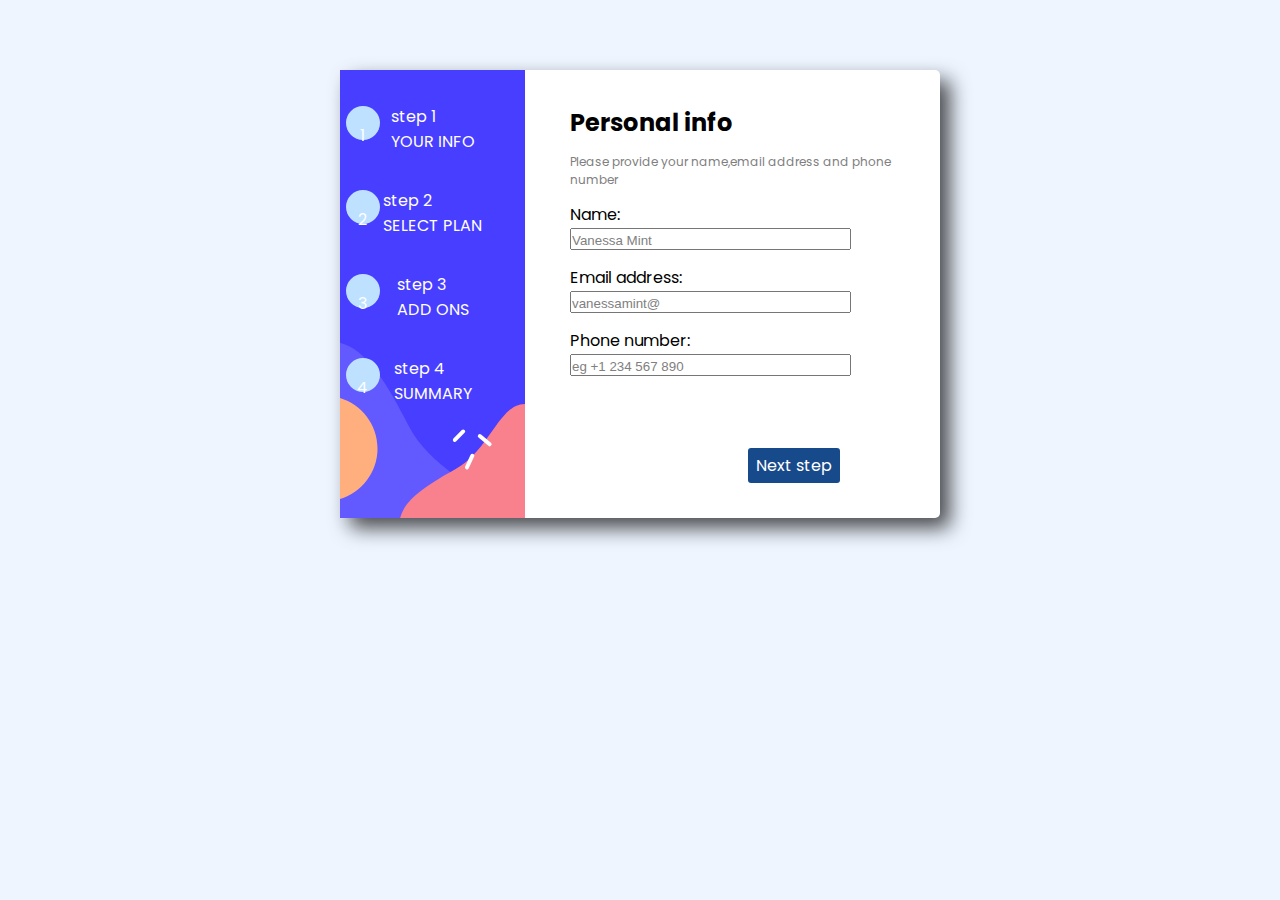
<file: index.html>
<!DOCTYPE html>
<html lang="en">
  <head>
    <meta charset="UTF-8" />
    <meta name="viewport" content="width=device-width, initial-scale=1.0" />
    <title>sliding page</title>
    <link rel="stylesheet" href="styles.css" />
  </head>
  <body>
    <div class="flex-container shadow-box">
      <div class="sidebar">
        
          <a href="./index.html"> <div class="number">1</div></a>
          <li class="lock">
            step 1 <br />
            <span> <a href="./index.html">YOUR INFO</a></span>
          </li>
        
        
          <a href="./index2.html"><div class="number">2</div></a>
          <li class="lock">
            step 2<br />
            <span>
              <a href="./index2.html" target="_parent">SELECT PLAN</a>
            </span>
          </li>
        
        
          <a href="./index3.html"><div class="number">3</div></a>
          <li class="lock">
            step 3 <br />
            <span><a href="./index3.html" target="_parent"> ADD ONS</a></span>
          </li>
       
        
          <a href="./index4.html"><div class="number">4</div></a>
          <li class="lock">
            step 4 <br />
            <span><a href="./index4.html"> SUMMARY</a></span>
          </li>
       
      </div>

      <div class="big">
        <h2>Personal info</h2>
        <p class="please">
          Please provide your name,email address and phone number
        </p>
        <form>
          <label for="name"> Name:</label><br />
          <input
            type="text"
            id="fname"
            name="fname"
            value="Vanessa Mint"
            required
          />
        </form>
        <form>
          <label for="email address"> Email address:</label><br />
          <input
            type="text"
            id="fname"
            name="fname"
            value="vanessamint@"
            required
          />
        </form>
        <form>
          <label for="phone number"> Phone number:</label><br />
          <input
            type="text"
            id="fname"
            name="fname"
            value="eg +1 234 567 890 "
            required
          /><br />
          <a href="./index2.html" class="next">Next step </a>
        </form>
      </div>
    </div>
  </body>
</html>
</file>
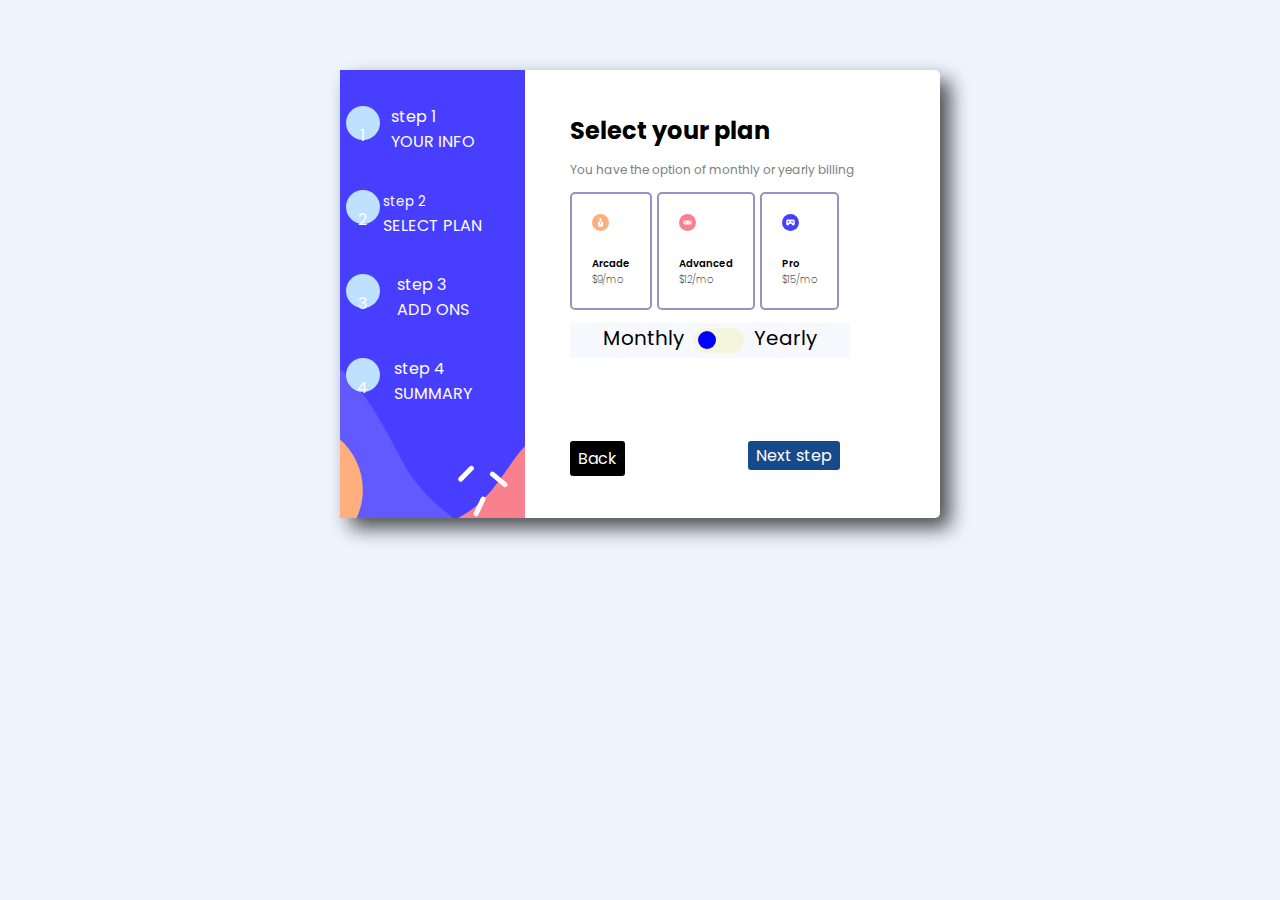
<file: index2.html>
<!DOCTYPE html>
<html lang="en">
  <head>
    <meta charset="UTF-8" />
    <meta name="viewport" content="width=device-width, initial-scale=1.0" />
    <title>Document</title>
    <link rel="stylesheet" href="./styles2.css" />
  </head>
  <body>
    <div class="flex-container shadow-box">
      <div class="sidebar">
        <a href="./index.html"> <div class="number">1</div></a>
        <li class="lock">
          step 1 <br />
          <span> <a href="./index.html">YOUR INFO</a></span>
        </li>

        <a href="./index2.html"> <div class="number">2</div></a>
        <li class="lock">
          <small>step 2</small><br />
          <span>
            <a href="./index2.html" target="_parent">SELECT PLAN</a>
          </span>
        </li>

        <a href="./index3.html"> <div class="number">3</div></a>
        <li class="lock">
          step 3 <br />
          <span><a href="./index3.html" target="_parent"> ADD ONS</a></span>
        </li>

        <a href="./index4.html"> <div class="number">4</div></a>
        <li class="lock">
          step 4 <br />
          <span><a href="./index4.html"> SUMMARY</a></span>
        </li>
      </div>

      <div class="big">
        <h2>Select your plan</h2>
        <p class="please">You have the option of monthly or yearly billing</p>
        <div class="freak">
          <div class="rectangle">
            <img src="./images/icon-arcade.svg" />
            <p class="charges">
              Arcade<br />
              <span>$9/mo</span>
            </p>
          </div>
          <div class="rectangle">
            <img src="./images/icon-advanced.svg" />
            <p class="charges">
              Advanced<br />
              <span>$12/mo</span>
            </p>
          </div>
          <div class="rectangle">
            <img src="./images/icon-pro.svg" />
            <p class="charges">
              Pro<br />
              <span>$15/mo</span>
            </p>
          </div>
        </div>
        <div class="toggle-container">
          <label class="monthly">Monthly</label>
          <input type="checkbox" id="toggle" />
          <label for="toggle" class="toggle-switch"></label>
          <label class="yearly"> Yearly</label>
        </div>
        <div class="just">
          <a href="./index.html" class="back"> Back</a>
          <a href="./index3.html" class="next">Next step </a>
        </div>
      </div>
      
    </div>
  </body>
</html>
</file>
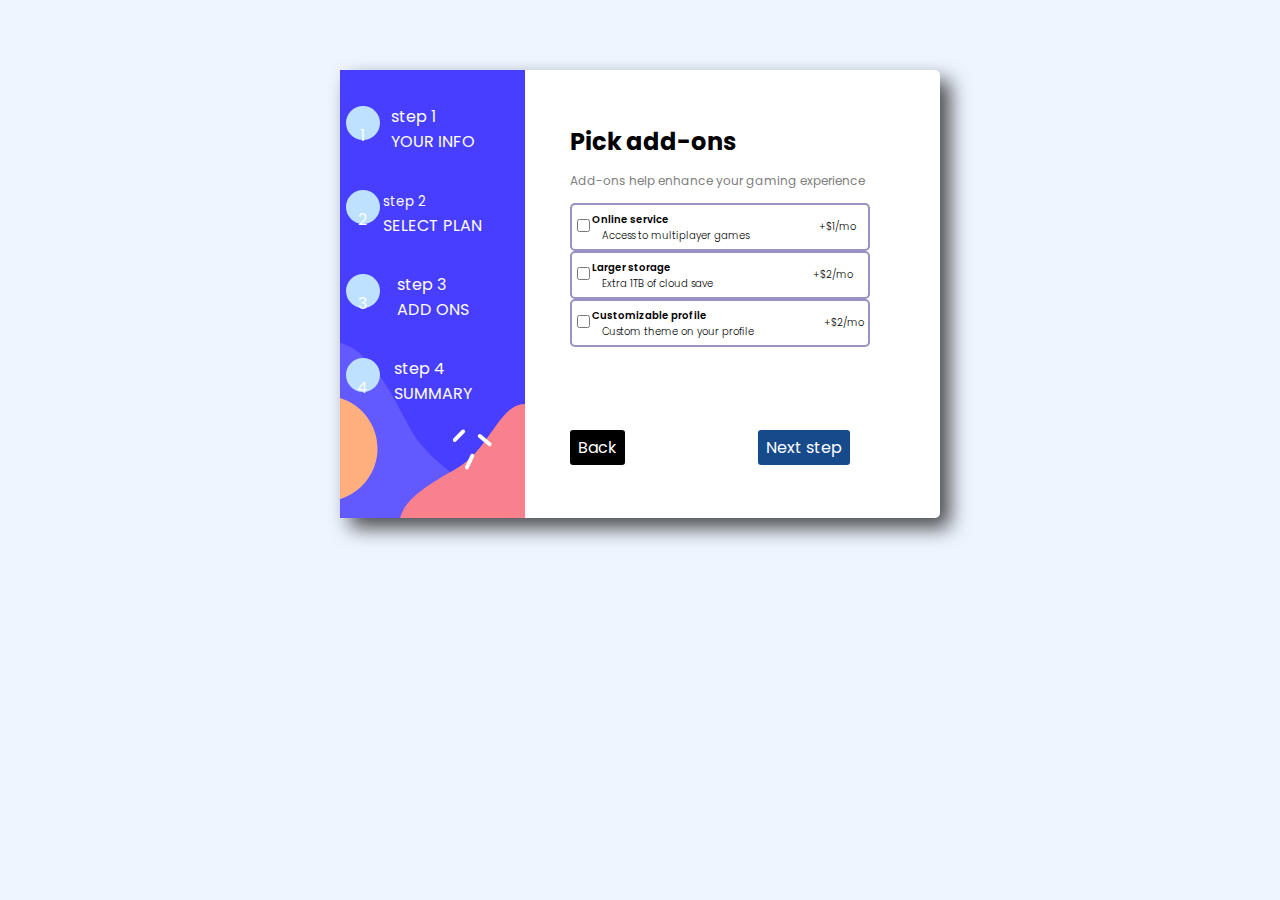
<file: index3.html>
<!DOCTYPE html>
<html lang="en">
  <head>
    <meta charset="UTF-8" />
    <meta name="viewport" content="width=device-width, initial-scale=1.0" />
    <title>Document</title>
    <link rel="stylesheet" href="./styles3.css" />
  </head>
  <body>
    <div class="flex-container shadow-box">
      <div class="sidebar">
        <a href="./index.html"> <div class="number">1</div></a>
        <li class="lock">
          step 1 <br />
          <span> <a href="./index.html">YOUR INFO</a></span>
        </li>

        <a href="./index2.html"> <div class="number">2</div></a>
        <li class="lock">
          <small>step 2</small><br />
          <span>
            <a href="./index2.html" target="_parent">SELECT PLAN</a>
          </span>
        </li>

        <a href="./index3.html"> <div class="number">3</div></a>
        <li class="lock">
          step 3 <br />
          <span><a href="./index3.html" target="_parent"> ADD ONS</a></span>
        </li>

        <a href="./index4.html"> <div class="number">4</div></a>
        <li class="lock">
          step 4 <br />
          <span><a href="./index4.html"> SUMMARY</a></span>
        </li>
      </div>

      <div class="big">
        <h2>Pick add-ons</h2>
        <p class="please">Add-ons help enhance your gaming experience</p>
        <div class="freak">
          <div class="rectangle">
            
            <p class="charges">
                <input type="checkbox">
              Online service<br />
              <span>Access to multiplayer games</span>
            </p>
            <div  class="amount"> <p>+$1/mo</p></div>
          </div>
          <div class="rectangle">
            <p class="charges  ">
                <input type="checkbox">
              Larger storage<br />
              <span>Extra 1TB of cloud save</span>
            </p>
            <div class="amount larger"> <p>+$2/mo</p></div>
          </div>
          <div class="rectangle">
            <p class="charges">
                <input type="checkbox">
              Customizable profile<br />
              <span>Custom theme on your profile</span>
            </p>
            <div  class="amount"> <p>+$2/mo</p></div>
          </div>
        </div>
        <div>
        <a href="./index2.html" class="back"> Back</a>
        <a href="./index4.html" class="next">Next step </a>
    </div>
      </div>
    </div>
  </body>
</html>
</file>
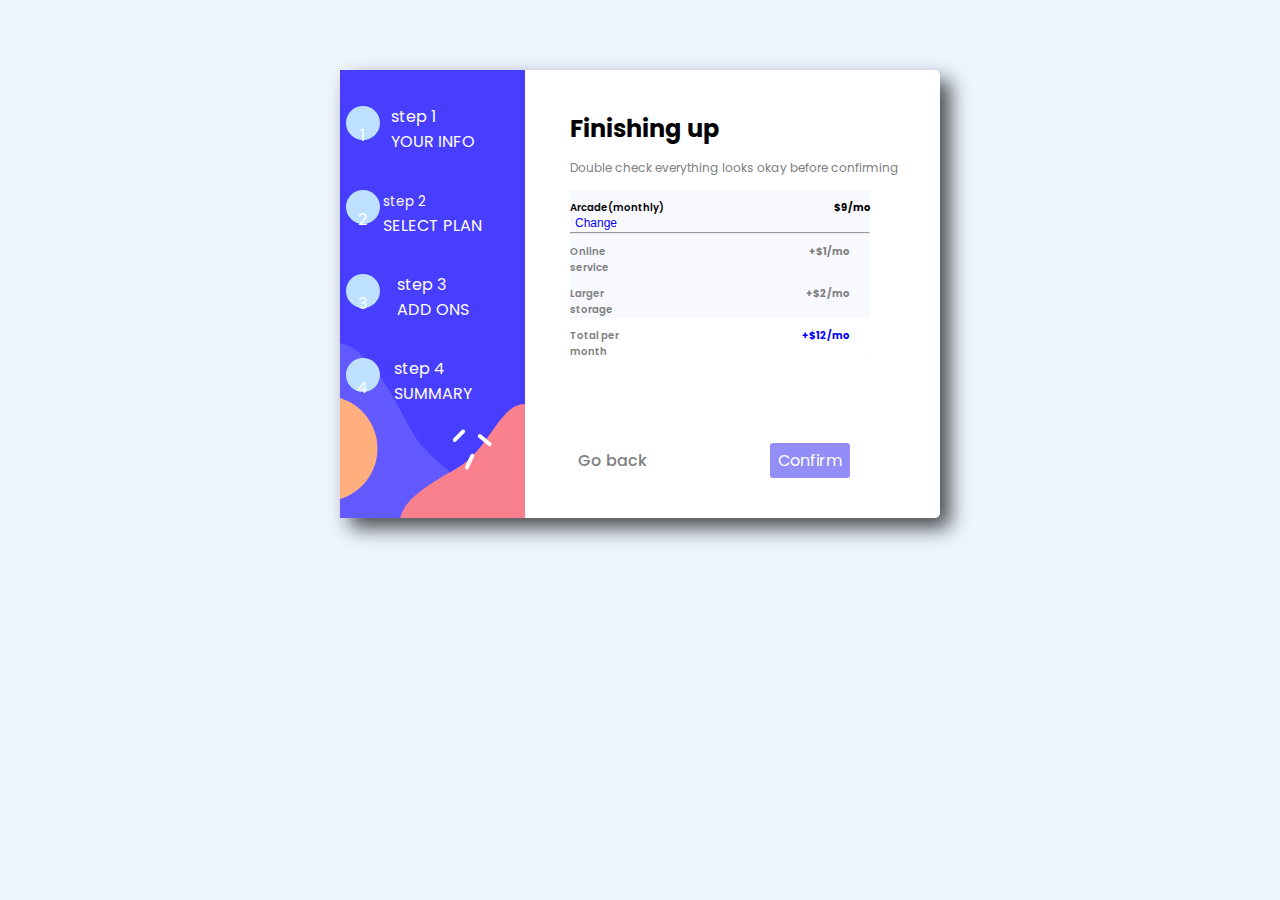
<file: index4.html>
<!DOCTYPE html>
<html lang="en">
  <head>
    <meta charset="UTF-8" />
    <meta name="viewport" content="width=device-width, initial-scale=1.0" />
    <title>sliding page</title>
    <link rel="stylesheet" href="./styles4.css" />
  </head>
  <body>
    <div class="flex-container shadow-box">
      <div class="sidebar">
        <a href="./index.html"> <div class="number">1</div></a>
        <li class="lock">
          step 1 <br />
          <span> <a href="./index.html">YOUR INFO</a></span>
        </li>

        <a href="./index2.html"> <div class="number">2</div></a>
        <li class="lock">
          <small>step 2</small><br />
          <span>
            <a href="./index2.html" target="_parent">SELECT PLAN</a>
          </span>
        </li>

        <a href="./index3.html"> <div class="number">3</div></a>
        <li class="lock">
          step 3 <br />
          <span><a href="./index3.html" target="_parent"> ADD ONS</a></span>
        </li>

        <a href="./index4.html"> <div class="number">4</div></a>
        <li class="lock">
          step 4 <br />
          <span><a href="./index4.html"> SUMMARY</a></span>
        </li>
      </div>

      <div class="big">
        <h2>Finishing up</h2>
        <p class="please">
          Double check everything looks okay before confirming
        </p>
        <div class="freak">
          <div class="rectangle">
            <p class="charges">
              Arcade(monthly)<br />
              <span> <button class="change">Change</button> </span>
            </p>

            <div class="amount "><p>$9/mo</p></div>
          </div>

          <hr />
          <div class="rectangle">
            <p class="charges larger">Online service</p>
            <div class="amount larger"><span>+$1/mo</span></div>
          </div>
          <div class="rectangle">
            <p class="charges larger">Larger storage<br /></p>
            <div class="amount larger"><span>+$2/mo</span></div>
          </div>
          <div class="rectangle excuse">
            <p class="charges larger">Total per month<br /></p>
            <div class="amount large"><span>+$12/mo</span></div>
          </div>
        </div>

        <div class="but">
          <a href="./index3.html" class="back">Go back</a>
          <a href="./index5.html" class="next">Confirm </a>
        </div>
      </div>
    </div>
  </body>
</html>
</file>
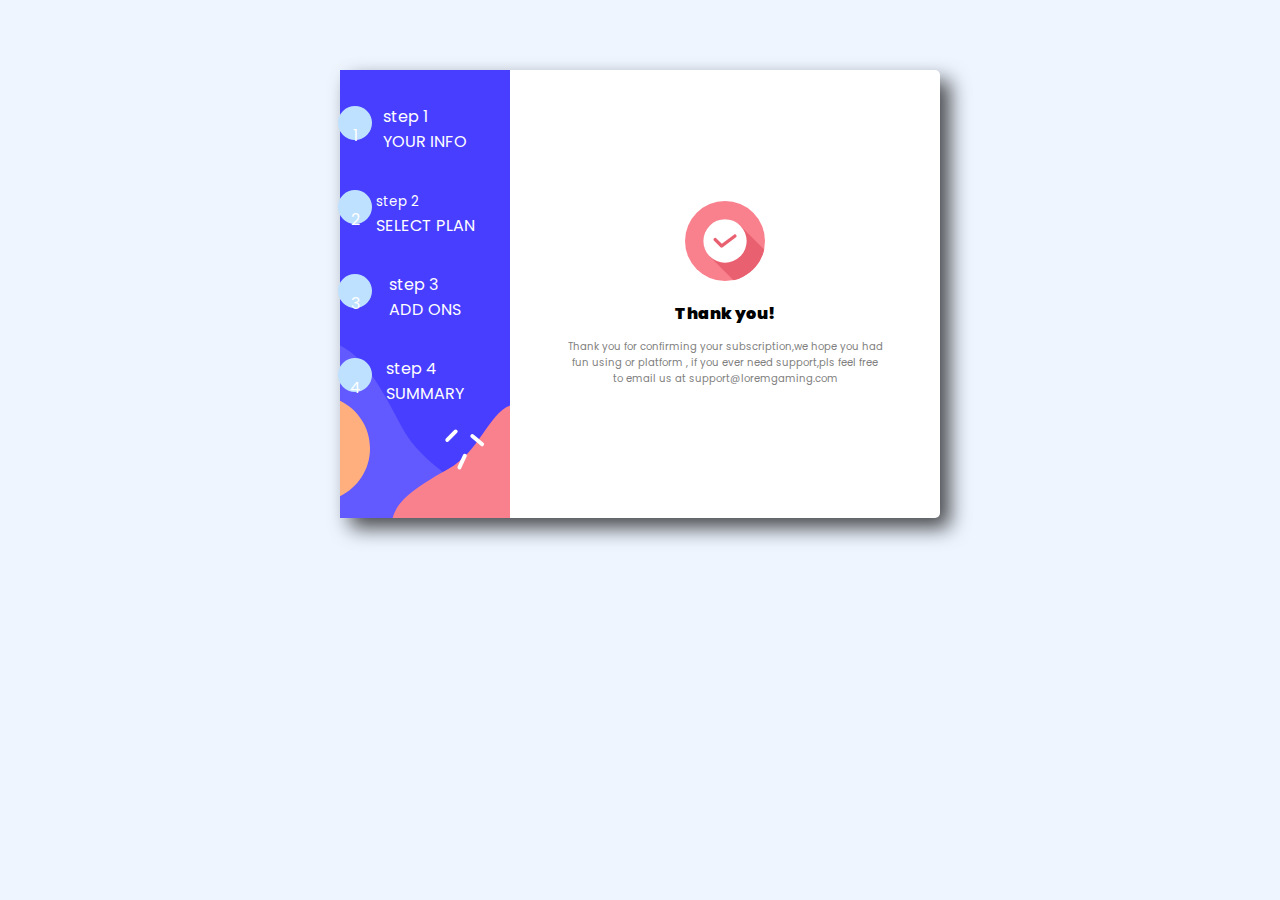
<file: index5.html>
<!DOCTYPE html>
<html lang="en">
  <head>
    <meta charset="UTF-8" />
    <meta name="viewport" content="width=device-width, initial-scale=1.0" />
    <title>Document</title>
    <link rel="stylesheet" href="./styles5.css" />
  </head>
  <body>
    <div class="flex-container shadow-box">
      <div class="sidebar">
        <a href="./index.html"> <div class="number">1</div></a>
        <li class="lock">
          step 1 <br />
          <span> <a href="./index.html">YOUR INFO</a></span>
        </li>

        <a href="./index2.html"> <div class="number">2</div></a>
        <li class="lock">
          <small>step 2</small><br />
          <span>
            <a href="./index2.html" target="_parent">SELECT PLAN</a>
          </span>
        </li>

        <a href="./index3.html"> <div class="number">3</div></a>
        <li class="lock">
          step 3 <br />
          <span><a href="./index3.html" target="_parent"> ADD ONS</a></span>
        </li>

        <a href="./index4.html"> <div class="number">4</div></a>
        <li class="lock">
          step 4 <br />
          <span><a href="./index4.html"> SUMMARY</a></span>
        </li>
      </div>
      <div class="big">
        <div class="thank"><img src="./images/icon-thank-you.svg" /></div>
        <div class="commend"><p>Thank you!</p></div>
        <div class="end">
          <p>
            Thank you for confirming your subscription,we hope you had<br />
            fun using or platform , if you ever need support,pls feel free<br />
            to email us at support@loremgaming.com
          </p>
        </div>
      </div>
    </div>
  </body>
</html>
</file>
<file: styles.css>
@import url("https://fonts.googleapis.com/css2?family=Jim+Nightshade&family=Poppins:ital,wght@0,100;0,200;0,300;0,400;0,500;0,600;0,700;0,800;0,900;1,100;1,200;1,300;1,400;1,500;1,600;1,700;1,800;1,900&display=swap");

body {
  background-color: #eef5ff;
  width: 100%;
  font-family: "Poppins", sans-serif;
}
* {
  box-sizing: border-box;
  padding: 0px;
  margin: 0px;
}
.shadow-box {
  width: 600px;
  height: 448px;
  background-color: white;
  box-shadow: 10px 10px 20px rgba(0, 0, 0, 0.7);
  display: flex;
  justify-content: center;
  align-items: center;
  border-radius: 10px;
}
a {
  text-decoration: none;
  color: white;
}

.flex-container {
  display: flex;
  flex-direction: row;

  border-radius: 5px;
  width: 600px;
  height: 448px;
  justify-self: center;
  margin-top: 70px;

  justify-content: center;
}
.sidebar {
  background-image: url(./images/bg-sidebar-desktop.svg);
  background-size: cover;
  background-position: center;
  background-repeat: no-repeat;
  width: 300px;
  height: 448px;
  display: flex;
  align-items: center;

  flex-direction: column;
  color: white;

  justify-content: flex-start;
}
li {
  list-style: none;
}
.number {
  background-color: #bee1ff;
  border-radius: 50%;
  padding: 17px;
  justify-content: center;
  display: flex;
  width: 2px;
  height: 2px;
  position: relative;
  top: 36px;
  right: 70px;
  text-align: center;
}
.big {
  display: flex;
  /* align-items: center; */
  justify-content: center;
  width: 100%;
  flex-direction: column;
  gap: 13px;
  margin-left: 45px;
  cursor: pointer;
  background-color: white;
}
input {
  padding-top: 3px;
  padding-right: 100px;
  color: grey;
}
.please {
  font-size: 12px;
  color: grey;
}

.next {
  background-color: #174a8b;
  padding: 5px 8px;
  float: right;
  margin-right: 100px;
  margin-top: 70px;
  border: none;
  border-radius: 3px;
  color: white;
}
@media (max-width: 768px) {
  .flex-container {
    width: 600px;
    height: 400px;
    flex-direction: column;
    position: relative;
    background-color: none;
    justify-content: center;
  }
  .next {
    margin-top: 30px;
    margin-right: 50%;
  }
  .sidebar {
    background-image: url(./images/bg-sidebar-mobile.svg);
    background-size: cover;
    background-position: center;
    background-repeat: no-repeat;
    width: 500px;
    gap: 22px;
    height: 148px;
    display: flex;
    align-items: center;
    position: absolute;
    flex-direction: row;
    color: white;
    list-style: none;
    justify-content: center;
    z-index: 1;
    top: -10px;
  }

  next {
    /* margin-top: 30px; */
    margin-right: 50%;
  }
  .freak {
    width: 300px;
  }
  .big {
    width: 350px;
    height: 350px;
    position: relative;
    z-index: 2;
    margin: 0px 5px;
    border-radius: 10px;
    top: 20px;
    padding-left: 15px;
  }
  .lock {
    margin-top: 0px;
    display: none;
  }

  .shadow-box {
    width: 500px;
    height: 470px;
    background-color: #eef5ff;

    box-shadow: 10px 10px 20px rgba(0, 0, 0, 0.1);
    display: flex;
    justify-content: center;
    align-items: center;
    border-radius: 10px;
  }

  .number {
    top: -25px;
    right: 2px;
    gap: 55px;
  }
  input {
    padding-top: 8px;
    padding-right: 80px;
  }
}
</file>
<file: styles2.css>
@import url("https://fonts.googleapis.com/css2?family=Jim+Nightshade&family=Poppins:ital,wght@0,100;0,200;0,300;0,400;0,500;0,600;0,700;0,800;0,900;1,100;1,200;1,300;1,400;1,500;1,600;1,700;1,800;1,900&display=swap");

body {
  background-color: #eef5ff;
  width: 100%;
  font-family: "Poppins", sans-serif;
}
* {
  box-sizing: border-box;
  padding: 0px;
  margin: 0px;
}
.shadow-box {
  width: 600px;
  height: 448px;
  background-color: white;
  box-shadow: 10px 10px 20px rgba(0, 0, 0, 0.7);
  display: flex;
  justify-content: center;
  align-items: center;
  border-radius: 10px;
}
a {
  text-decoration: none;
  color: white;
}

.flex-container {
  display: flex;
  flex-direction: row;
  background-color: white;
  border-radius: 5px;
  width: 600px;
  height: 448px;
  justify-self: center;
  margin-top: 70px;
  box-shadow: black;
  justify-content: center;
}
.sidebar {
  background-image: url(./images/bg-sidebar-desktop.svg);

  background-position: center;

  width: 300px;
  height: 448px;
  display: flex;
  align-items: center;

  flex-direction: column;
  color: white;
  list-style-type: none;
  justify-content: flex-start;
}
li {
  list-style: none;
}

.number {
  background-color: #bee1ff;
  border-radius: 50%;
  padding: 17px;
  justify-content: center;
  display: flex;
  width: 2px;
  height: 2px;
  position: relative;
  top: 36px;
  right: 70px;
  text-align: center;
}
.big {
  display: flex;
  /* align-items: center; */
  justify-content: center;
  width: 100%;
  flex-direction: column;
  gap: 13px;
  margin-left: 45px;
  cursor: pointer;
}
.freak {
  display: flex;
  flex-direction: row;
  gap: 5px;
  width: 100%;
}

.rectangle {
  padding: 20px 20px;
  border: 2px solid #9991c0;
  border-radius: 5px;
  display: flex;
  flex-direction: column;
  gap: 25px;
}
.rectangle img {
  height: 17px;
  width: 17px;
}
.charges {
  font-size: 10px;
  font-weight: 600;
}
.charges span {
  font-weight: 200;
}

.please {
  font-size: 12px;
  color: grey;
}
.toggle-container {
  width: 280px;
  height: 35px;
  display: flex;
  flex-direction: row;
  background-color: #f8f9fe;
  justify-content: center;
  gap: 10px;
  font-size: 20px;
}

.toggle-container input {
  display: none;
}
.toggle-switch {
  position: relative;
  width: 50px;
  height: 25px;
  background-color: beige;
  border-radius: 25px;
  cursor: pointer;
  transition: 0.3s;
  top: 5px;
}
.toggle-switch::before {
  content: "";
  position: absolute;
  width: 18px;
  height: 18px;
  background: blue;
  border-radius: 50%;
  top: 3.5px;
  left: 4px;
  transition: 0.3s;
}
.back {
  background-color: black;
  padding: 5px 8px;
  float: left;
  margin-right: 10px;
  margin-top: 70px;
  border: none;
  border-radius: 3px;
  color: white;
}

.next {
  background-color: #174a8b;
  padding: 2px 8px;
  float: right;
  margin-right: 100px;
  margin-top: 70px;
  border: none;
  border-radius: 3px;
  color: white;
}
@media (max-width: 768px) {
  .flex-container {
    width: 600px;
    height: 400px;
    flex-direction: column;
    position: relative;
    background-color: none;
    justify-content: center;
  }
  .sidebar {
    background-image: url(./images/bg-sidebar-mobile.svg);
    background-size: cover;
    background-position: center;
    background-repeat: no-repeat;
    width: 500px;

    height: 148px;
    display: flex;
    align-items: center;
    gap: 22px;
    flex-direction: row;
    color: white;
    list-style-type: none;
    justify-content: center;
    position: absolute;
    z-index: 1;
    top: -90px;
    
  }
  .just{
    display: flex;
    flex-direction:row;
    position: relative;
    top:-40px;
    right: -40px;
    justify-content: space-between;
  }
  .next {
    /* margin-top: 30px; */
    margin-right: 50%;
  }
  .freak {
    width: 300px;
  }
  .big {
    
    width: 300px;
    height:fit-content;
    position: relative;
    z-index: 2;
    margin: 0px 7px;
    border-radius: 10px;
    top: 3px;
    background-color: white;
    justify-content: center;
    padding-left: 12px;
    
    
  }
  .lock {
    margin-top: 0px;
    display: none;
  }
  .shadow-box {
    width: 500px;
    height: 470px;
    background-color: #eef5ff;
    
    box-shadow: 10px 10px 20px rgba(0, 0, 0, 0.1);
    display: flex;
    justify-content: center;
    align-items: center;
    border-radius: 10px;
  
  }

  .number{
    
    top: -20px;
    right: 2px;
    gap: 55px;
  }
  .rectangle {
    padding: 30px -10px;
    border: 2px solid #9991c0;
    border-radius: 5px;
    display: flex;
    flex-direction:row;
    gap: 25px;
    
}
.freak {
  display: flex;
  flex-direction:column;
  gap: 5px;
  width:270px
}
.rectangle img {
  height: 20px;
  width: 20px;
}
}
</file>
<file: styles3.css>
@import url("https://fonts.googleapis.com/css2?family=Jim+Nightshade&family=Poppins:ital,wght@0,100;0,200;0,300;0,400;0,500;0,600;0,700;0,800;0,900;1,100;1,200;1,300;1,400;1,500;1,600;1,700;1,800;1,900&display=swap");

body {
  background-color: #eef5ff;
  width: 100%;
  font-family: "Poppins", sans-serif;
}
* {
  box-sizing: border-box;
  padding: 0px;
  margin: 0px;
}
.shadow-box {
  width: 600px;
  height: 448px;
  background-color: white;
  box-shadow: 10px 10px 20px rgba(0, 0, 0, 0.7);
  display: flex;
  justify-content: center;
  align-items: center;
  border-radius: 10px;
}
a{
  text-decoration: none;
  color: white;
}

.flex-container {
  display: flex;
  flex-direction: row;

  border-radius: 5px;
  width: 600px;
  height: 448px;
  justify-self: center;
  margin-top: 70px;
  
  justify-content: center;
}
.sidebar {
  background-image: url(./images/bg-sidebar-desktop.svg);
  background-size: cover;
  background-position: center;
  background-repeat: no-repeat;
 width: 300px;

  height: 448px;
  display: flex;
  align-items: center;
  
  flex-direction: column;
  color: white;
  
  justify-content: flex-start;
}
.number {
  background-color: #bee1ff;
  border-radius: 50%;
  padding: 17px;
  justify-content: center;
  display: flex;
  width: 2px;
  height: 2px;
  position: relative;
  top: 36px;
  right: 70px;
  text-align: center;
}
li {
  list-style: none;
}





.big {
  display: flex;
  /* align-items: center; */
  justify-content: center;
  width: 100%;
  flex-direction: column;
  gap: 13px;
  margin-left: 45px;
  cursor: pointer;
}



.please {
  font-size: 12px;
  color: grey;
}

input{
    position: relative;
    top: 9.5px;
}
.freak {
    display: flex;
    flex-direction:column;
    column-gap: 70px;
    width: 300px;
    justify-content:space-around;
    border-spacing:60px;
    
  }
  .rectangle {
    padding: 5px 5px;
    border: 2px solid #9991C0;
    border-radius:5px;
    display: flex;
    flex-direction:row;
    gap:70px;
    margin-right: 30px;
    border-collapse: separate;
    align-items: center;
    width: 300px;
    
    
    
  }
  .larger{
    margin-left:30px;
  }
  .rectangle img {
    height: 17px;
    width: 17px;
  }
  .charges {
    font-size: 10px;
    font-weight: 600;
    
  }
  .charges span{
      font-weight: 300;
      padding-left: 25px;
      
  }
  .amount{
    justify-content: flex-end;
    font-weight: 300;
    font-size: 10px;
    align-content: end;
    margin-right: -50px;
  }

.back{
    background-color: black;
    padding: 5px 8px;
    float:left;
    margin-right: 90px;
    margin-top: 70px;
    border: none;
    border-radius: 3px;
    color: white;
}
.next {
  background-color: #174a8b;
  padding: 5px 8px;
  float: right;
  margin-right: 90px;
  margin-top: 70px;
  border: none;
  border-radius: 3px;
  color: white;
  
}
@media (max-width :768px) {
  .flex-container{
    width: 600px;
    height: 400px;
    flex-direction: column;
    position: relative;
    background-color: none;
    justify-content: center;
  }
  .next{
    
  
  }
  .sidebar{
    background-image: url(./images/bg-sidebar-mobile.svg);
    background-size: cover;
    background-position: center;
    background-repeat: no-repeat;
    width: 500px;
    position: absolute;
    height: 148px;
    display: flex;
    align-items: center;
    gap: 22px;
    flex-direction: row;
    color: white;
    list-style-type: none;
    justify-content: center;
    z-index:1;
    top: -10px;
  }
  .freak{
width: 300px;
  }
  .big{
    width:350px;
    height:fit-content;
    position: relative;
    z-index: 2;
    margin: 0px 5px;
    border-radius: 10px;
    top:25px;
    padding-left: 15px;
    background-color: white;
    
  }
  .lock {
    margin-top: 0px;
    display: none;
  }
  .number{
    
    top: -25px;
    right: 2px;
    gap: 55px;
  }
  .rectangle {
    padding: 5px 5px;
    border: 2px solid #9991C0;
    border-radius:5px;
    display: flex;
    flex-direction:row;
    gap:70px;
    margin-right: 30px;
    border-collapse: separate;
    align-items: center;
    width: 300px;
    height: 70px;
    bottom: -94px;
  }
    



.shadow-box {
  width: 500px;
  height: 470px;
  background-color: #eef5ff;
  
  box-shadow: 10px 10px 20px rgba(0, 0, 0, 0.1);
  display: flex;
  justify-content: center;
  align-items: center;
  border-radius: 10px;

}
  
}
</file>
<file: styles4.css>
@import url("https://fonts.googleapis.com/css2?family=Jim+Nightshade&family=Poppins:ital,wght@0,100;0,200;0,300;0,400;0,500;0,600;0,700;0,800;0,900;1,100;1,200;1,300;1,400;1,500;1,600;1,700;1,800;1,900&display=swap");

body {
  background-color: #eef5ff;
  width: 100%;
  font-family: "Poppins", sans-serif;
}
* {
  box-sizing: border-box;
  padding: 0px;
  margin: 0px;
}
.shadow-box {
  width: 600px;
  height: 448px;
  background-color: white;
  box-shadow: 10px 10px 20px rgba(0, 0, 0, 0.7);
  display: flex;
  justify-content: center;
  align-items: center;
  border-radius: 10px;
}
a {
  text-decoration: none;
  color: white;
}
.change {
  text-decoration: none;
  border: none;
  color: blue;
  background-color: white;
  font-size: 12px;
  cursor: pointer;
}

.flex-container {
  display: flex;
  flex-direction: row;
  background-color: white;
  border-radius: 5px;
  width: 600px;
  height: 448px;
  justify-self: center;
  margin-top: 70px;
  box-shadow: black;
  justify-content: center;
}
.sidebar {
  background-image: url(./images/bg-sidebar-desktop.svg);
  background-size: cover;
  background-position: center;
  background-repeat: no-repeat;
  width: 300px;

  height: 448px;
  display: flex;
  align-items: center;
  flex-direction: column;
  color: white;
  list-style-type:none;
  justify-content: flex-start;
}
li {
  list-style: none;
}

.number {
  background-color: #bee1ff;
  border-radius: 50%;
  padding: 17px;
  justify-content: center;
  display: flex;
  width: 2px;
  height: 2px;
  position: relative;
  top: 36px;
  right: 70px;
  text-align: center;
}


.big {
  display: flex;
  /* align-items: center; */
  justify-content: center;
  width: 100%;
  flex-direction: column;
  gap: 13px;
  margin-left: 45px;
  cursor: pointer;
}
input {
  padding-top: 3px;
  padding-right: 100px;
  color: grey;
}
.please {
  font-size: 12px;
  color: grey;
}

input {
  position: relative;
  top: 7.5px;
}
.freak {
  display: flex;
  flex-direction: column;
  /* column-gap: 160px; */
  width: 300px;
  justify-content: space-around;
  border-spacing: 60px;
  background-color: #f8f9fe;
}
.rectangle {
  padding-top:10px;
  border: none;
  border-radius: 5px;
  display: flex;
  flex-direction: row;
  gap: 170px;
  margin-right: 30px;
  border-collapse: separate;
  width: 100%;
}
.excuse{
  background-color: white;
}

.amount span {
  margin-right: 20px;
}
.larger{
  color: grey;
}
.large{
  color: blue;
}

.rectangle img {
  height: 17px;
  width: 17px;
}
.charges {
  font-size: 10px;
  font-weight: 600;
}
.charges span {
  font-weight: 100;
  padding-left: 5px;
}
.amount {
  justify-self: flex-end;
  font-weight: 700;
  font-size: 10px;
}

.back {
  background-color:white;
  padding: 5px 8px;
  float: left;
  margin-right: 10px;
  margin-top: 70px;
  border: none;
  border-radius: 3px;
  color:gray;
  font-weight: 500;
}
.next {
  background-color:#938DF7;
  padding: 5px 8px;
  float: right;
  margin-right: 90px;
  margin-top: 70px;
  border: none;
  border-radius: 3px;
  color: white;
}
@media (max-width: 768px) {
  .flex-container {
    width: 600px;
    height: 400px;
    flex-direction: column;
    position: relative;
    background-color: none;
    justify-content: center;
  }
  .next {
    /* margin-top: -60px; */
    margin-right: 10%;
  }
  .sidebar{
    background-image: url(./images/bg-sidebar-mobile.svg);
    background-size: cover;
    background-position: center;
    background-repeat: no-repeat;
    width: 500px;
  
    height: 148px;
    display: flex;
    align-items: center;
    gap: 22px;
    flex-direction: row;
    color: white;
    list-style-type:none;
    justify-content:center;
    position: absolute;
    z-index: 1;
    top: -90px;
  }
  .freak{
width: 300px;
  }
  .big {
    
    width: 300px;
    height:fit-content;
    position: relative;
    z-index: 2;
    margin: 0px 7px;
    border-radius: 10px;
    top: -55px;
    background-color: white;
    align-content: center;
    
    
    
  }
  .lock {
    margin-top:0px;
    display: none;
}
.number{
    
  top: -20px;
  right: 2px;
  gap: 55px;
}
.shadow-box {
  width: 500px;
  height: 470px;
  background-color: #eef5ff;
  
  box-shadow: 10px 10px 20px rgba(0, 0, 0, 0.1);
  display: flex;
  justify-content: center;
  align-items: center;
  border-radius: 10px;

}



}
</file>
<file: styles5.css>
@import url("https://fonts.googleapis.com/css2?family=Jim+Nightshade&family=Poppins:ital,wght@0,100;0,200;0,300;0,400;0,500;0,600;0,700;0,800;0,900;1,100;1,200;1,300;1,400;1,500;1,600;1,700;1,800;1,900&display=swap");

body {
  background-color: #eef5ff;
width: 100%;
  font-family: "Poppins", sans-serif;
}
* {
  box-sizing: border-box;
  padding: 0px;
  margin: 0px;
}
.shadow-box {
  width: 600px;
  height: 448px;
  background-color: white;
  box-shadow: 10px 10px 20px rgba(0, 0, 0, 0.7);
  display: flex;
  justify-content: center;
  align-items: center;
  border-radius: 10px;
}
a {
  text-decoration: none;
  color: white;
}

.flex-container {
  display: flex;
  flex-direction: row;
  background-color: white;
  border-radius: 5px;
  width: 600px;
  height: 448px;
  justify-self: center;
  margin-top: 70px;
  justify-content: center;
}
.sidebar {
  background-image: url(./images/bg-sidebar-desktop.svg);
  background-size: cover;
  background-position: center;
  background-repeat: no-repeat;
  width: 300px;

  height: 448px;
  display: flex;
  align-items: center;
  
  flex-direction: column;
  color: white;

  justify-content: flex-start;
}
.number {
  background-color: #bee1ff;
  border-radius: 50%;
  padding: 17px;
  justify-content: center;
  display: flex;
  width: 2px;
  height: 2px;
  position: relative;
  top: 36px;
  right: 70px;
  text-align: center;
}
li {
  list-style: none;
}
.big {
  display: flex;
  align-items: center;
  /* justify-self: center; */
  width: 100%;
  flex-direction: column;
  gap: 13px;
  margin:45px;
  cursor: pointer;
}
.thank {
  align-items: center;
}

.commend{
    font-weight: 900;
}
.end{
    color:grey ;
    font-size: 10px;
    text-align-last:center ;
}
@media (max-width: 768px) {
  .flex-container {
    width: 600px;
    height: 400px;
    flex-direction: column;
    position: relative;
    background-color: none;
    justify-content: center;
  }
  .sidebar {
    background-image: url(./images/bg-sidebar-mobile.svg);
    background-size: cover;
    background-position: center;
    background-repeat: no-repeat;
    width: 500px;
    position: absolute;
    height: 148px;
    display: flex;
    align-items: center;
    gap: 22px;
    flex-direction: row;
    color: white;
    list-style-type: none;
    justify-content:center;
    z-index:1;
    top: -10px;
  }
  
  
  .freak {
    width: 300px;
  }
  .big{
    width:300px;
    height:300px;
    position: relative;
    z-index: 2;
    margin: 0px 5px;
    border-radius: 10px;
    top:1px;
    padding-left: 15px;
    background-color: white;
    justify-content: center;
  }
    
  .lock {
    margin-top: 0px;
    display: none;
  }
  .number{
    
    top: -25px;
    right: 2px;
    gap: 55px;
  }
  .shadow-box {
    width: 500px;
    height: 470px;
    background-color: #eef5ff;

    box-shadow: 10px 10px 20px rgba(0, 0, 0, 0.1);
    display: flex;
    justify-content: center;
    align-items: center;
    border-radius: 10px;
  }
}
</file>
